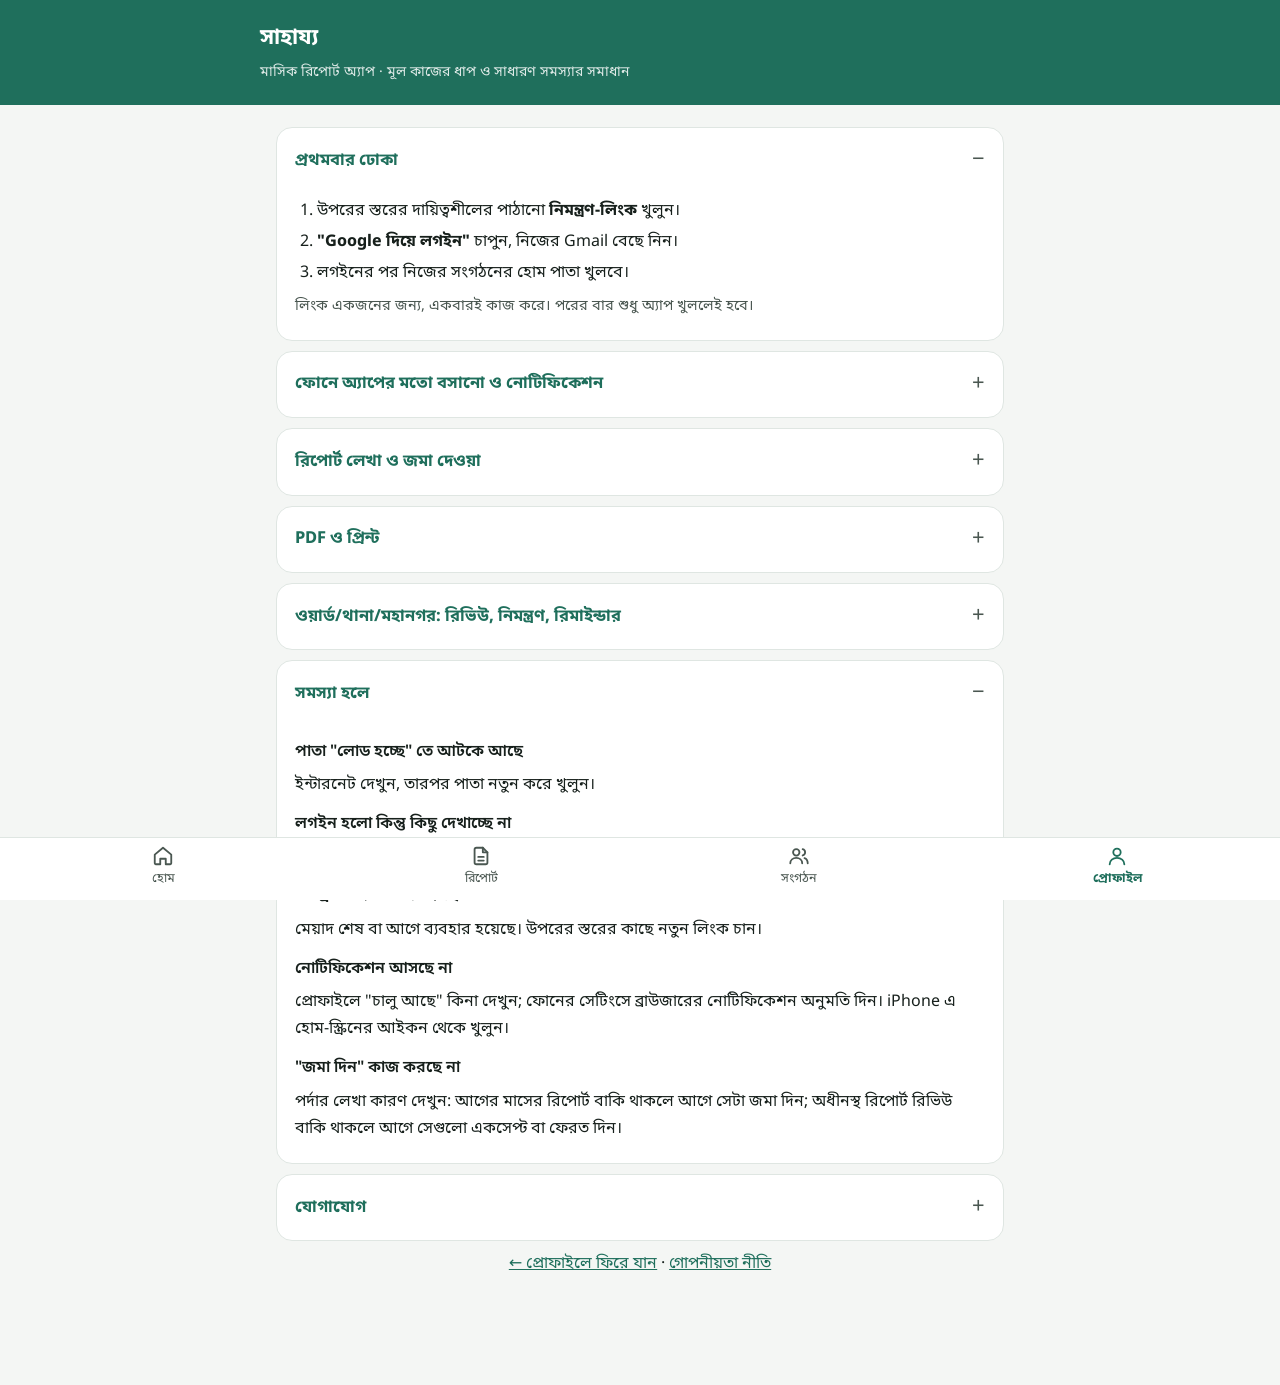
<file: help.html>
<!doctype html>
<html lang="bn">
<head>
<meta charset="utf-8">
<meta name="viewport" content="width=device-width, initial-scale=1">
<meta name="theme-color" content="#1f6f5c">
<title>সাহায্য · মাসিক রিপোর্ট</title>
<link rel="icon" href="icons/icon-192.png">
<link rel="manifest" href="manifest.webmanifest">
<link rel="preconnect" href="https://fonts.googleapis.com">
<link href="https://fonts.googleapis.com/css2?family=Noto+Sans+Bengali:wght@400;600;700&display=swap" rel="stylesheet">
<style>
:root{--bg:#f4f6f4;--card:#fff;--ink:#17201c;--mut:#4a5751;--pri:#1f6f5c;--line:#dfe6e2}
@media (prefers-color-scheme:dark){:root{--bg:#0f161c;--card:#17212a;--ink:#e8eef2;--mut:#9aa9b4;--pri:#4fbf9f;--line:#2a3843}}
*{box-sizing:border-box}
body{margin:0;background:var(--bg);color:var(--ink);font-family:"Noto Sans Bengali",system-ui,sans-serif;line-height:1.7;font-size:16px}
header{background:#1f6f5c;color:#fff;padding:20px 18px}
header .in,main{max-width:760px;margin:0 auto}
header h1{margin:0;font-size:22px}header p{margin:4px 0 0;opacity:.85;font-size:14px}
main{padding:12px 16px 110px}
details{background:var(--card);border:1px solid var(--line);border-radius:16px;margin:10px 0;overflow:hidden}
summary{cursor:pointer;list-style:none;padding:14px 18px;min-height:52px;font-weight:700;font-size:16.5px;color:var(--pri);display:flex;align-items:center;justify-content:space-between;gap:10px}
summary::-webkit-details-marker{display:none}
summary::after{content:"+";font-size:22px;font-weight:400;color:var(--mut)}
details[open] summary::after{content:"−"}
summary:focus-visible{outline:2px solid var(--pri);outline-offset:-3px;border-radius:16px}
.b{padding:0 18px 14px}
ol,ul{margin:4px 0 8px;padding-left:22px}li{margin:4px 0}
p{margin:6px 0}
.note{font-size:14.5px;color:var(--mut)}
.q{font-weight:600;margin-top:12px}
a{color:var(--pri)}
</style>
</head>
<body>
<header><div class="in">
  <h1>সাহায্য</h1>
  <p>মাসিক রিপোর্ট অ্যাপ · মূল কাজের ধাপ ও সাধারণ সমস্যার সমাধান</p>
</div></header>
<main>

<details open><summary>প্রথমবার ঢোকা</summary><div class="b">
  <ol>
    <li>উপরের স্তরের দায়িত্বশীলের পাঠানো <b>নিমন্ত্রণ-লিংক</b> খুলুন।</li>
    <li><b>"Google দিয়ে লগইন"</b> চাপুন, নিজের Gmail বেছে নিন।</li>
    <li>লগইনের পর নিজের সংগঠনের হোম পাতা খুলবে।</li>
  </ol>
  <p class="note">লিংক একজনের জন্য, একবারই কাজ করে। পরের বার শুধু অ্যাপ খুললেই হবে।</p>
</div></details>

<details><summary>ফোনে অ্যাপের মতো বসানো ও নোটিফিকেশন</summary><div class="b">
  <p><b>Android:</b> Chrome এ ⋮ → "Add to Home screen" → Add।</p>
  <p><b>iPhone:</b> Safari এর "শেয়ার" বোতাম → "Add to Home Screen" → Add। এরপর হোম-স্ক্রিনের আইকন থেকে খুলুন।</p>
  <p><b>নোটিফিকেশন:</b> প্রোফাইল → "নোটিফিকেশন চালু করুন" → Allow।</p>
</div></details>

<details><summary>রিপোর্ট লেখা ও জমা দেওয়া</summary><div class="b">
  <ol>
    <li>হোমে <b>"রিপোর্ট লিখুন"</b> চাপুন।</li>
    <li>বিভাগ (ট্যাব) ধরে সংখ্যা লিখুন; ধূসর ঘর অ্যাপ নিজে হিসাব করে।</li>
    <li>মাঝে মাঝে <b>"সংরক্ষণ"</b> চাপুন।</li>
    <li>শেষ হলে <b>"জমা দিন"</b> → নিশ্চিত করুন।</li>
  </ol>
  <p class="note">ফেরত এলে হোমে কারণ দেখাবে। ঠিক করে সংরক্ষণ করে আবার জমা দিন।</p>
</div></details>

<details><summary>PDF ও প্রিন্ট</summary><div class="b">
  <ol>
    <li>রিপোর্টে <b>"PDF"</b> চাপুন, নতুন ট্যাবে খুলবে।</li>
    <li><b>"প্রিন্ট / PDF হিসেবে সংরক্ষণ"</b> → "Save as PDF", কাগজ A4।</li>
  </ol>
</div></details>

<details><summary>ওয়ার্ড/থানা/মহানগর: রিভিউ, নিমন্ত্রণ, রিমাইন্ডার</summary><div class="b">
  <ul>
    <li><b>রিভিউ:</b> হোমের তালিকায় "রিভিউ বাকি" চাপুন → "একসেপ্ট", বা কারণ লিখে "ফেরত দিন"।</li>
    <li><b>নিমন্ত্রণ:</b> সংগঠন মেনু → সংগঠন বেছে নিন → "নিমন্ত্রণ" → WhatsApp এ পাঠান। নিজের ফোনে লিংক খুলবেন না।</li>
    <li><b>মনে করিয়ে দেওয়া:</b> হোমে "মনে করিয়ে দিন" (একই মাসে ৬ ঘণ্টায় একবার)। এছাড়া ৫ তারিখে ওয়ার্ডগুলো আর ১৫ তারিখে থানাগুলো নিজে থেকেই রিমাইন্ডার পায়।</li>
    <li><b>সমন্বিত রিপোর্ট:</b> রিপোর্ট মেনু থেকে যোগফল, পুরনো মাস ও ত্রৈমাসিক/বার্ষিক রিপোর্ট।</li>
  </ul>
</div></details>

<details open><summary>সমস্যা হলে</summary><div class="b">
  <p class="q">পাতা "লোড হচ্ছে" তে আটকে আছে</p>
  <p>ইন্টারনেট দেখুন, তারপর পাতা নতুন করে খুলুন।</p>
  <p class="q">লগইন হলো কিন্তু কিছু দেখাচ্ছে না</p>
  <p>ভুল Gmail হতে পারে। প্রোফাইল → লগআউট → যে Gmail এ নিমন্ত্রণ নিয়েছিলেন সেটা দিয়ে ঢুকুন।</p>
  <p class="q">নিমন্ত্রণ-লিংক কাজ করছে না</p>
  <p>মেয়াদ শেষ বা আগে ব্যবহার হয়েছে। উপরের স্তরের কাছে নতুন লিংক চান।</p>
  <p class="q">নোটিফিকেশন আসছে না</p>
  <p>প্রোফাইলে "চালু আছে" কিনা দেখুন; ফোনের সেটিংসে ব্রাউজারের নোটিফিকেশন অনুমতি দিন। iPhone এ হোম-স্ক্রিনের আইকন থেকে খুলুন।</p>
  <p class="q">"জমা দিন" কাজ করছে না</p>
  <p>পর্দার লেখা কারণ দেখুন: আগের মাসের রিপোর্ট বাকি থাকলে আগে সেটা জমা দিন; অধীনস্থ রিপোর্ট রিভিউ বাকি থাকলে আগে সেগুলো একসেপ্ট বা ফেরত দিন।</p>
</div></details>

<details><summary>যোগাযোগ</summary><div class="b">
  <p>আগে আপনার উপরের স্তরের দায়িত্বশীলকে জানান। সমাধান না হলে: <a href="mailto:report.ctgmohanagor@gmail.com">report.ctgmohanagor@gmail.com</a> (সমস্যার পর্দার একটা স্ক্রিনশট দিন)।</p>
</div></details>

<p style="text-align:center"><a href="index.html#profile">← প্রোফাইলে ফিরে যান</a> · <a href="privacy.html">গোপনীয়তা নীতি</a></p>
</main>
<script src="nav.js?v=17"></script>
<script>if (window.BJI_NAV) BJI_NAV.render('me');</script>
</body>
</html>
</file>
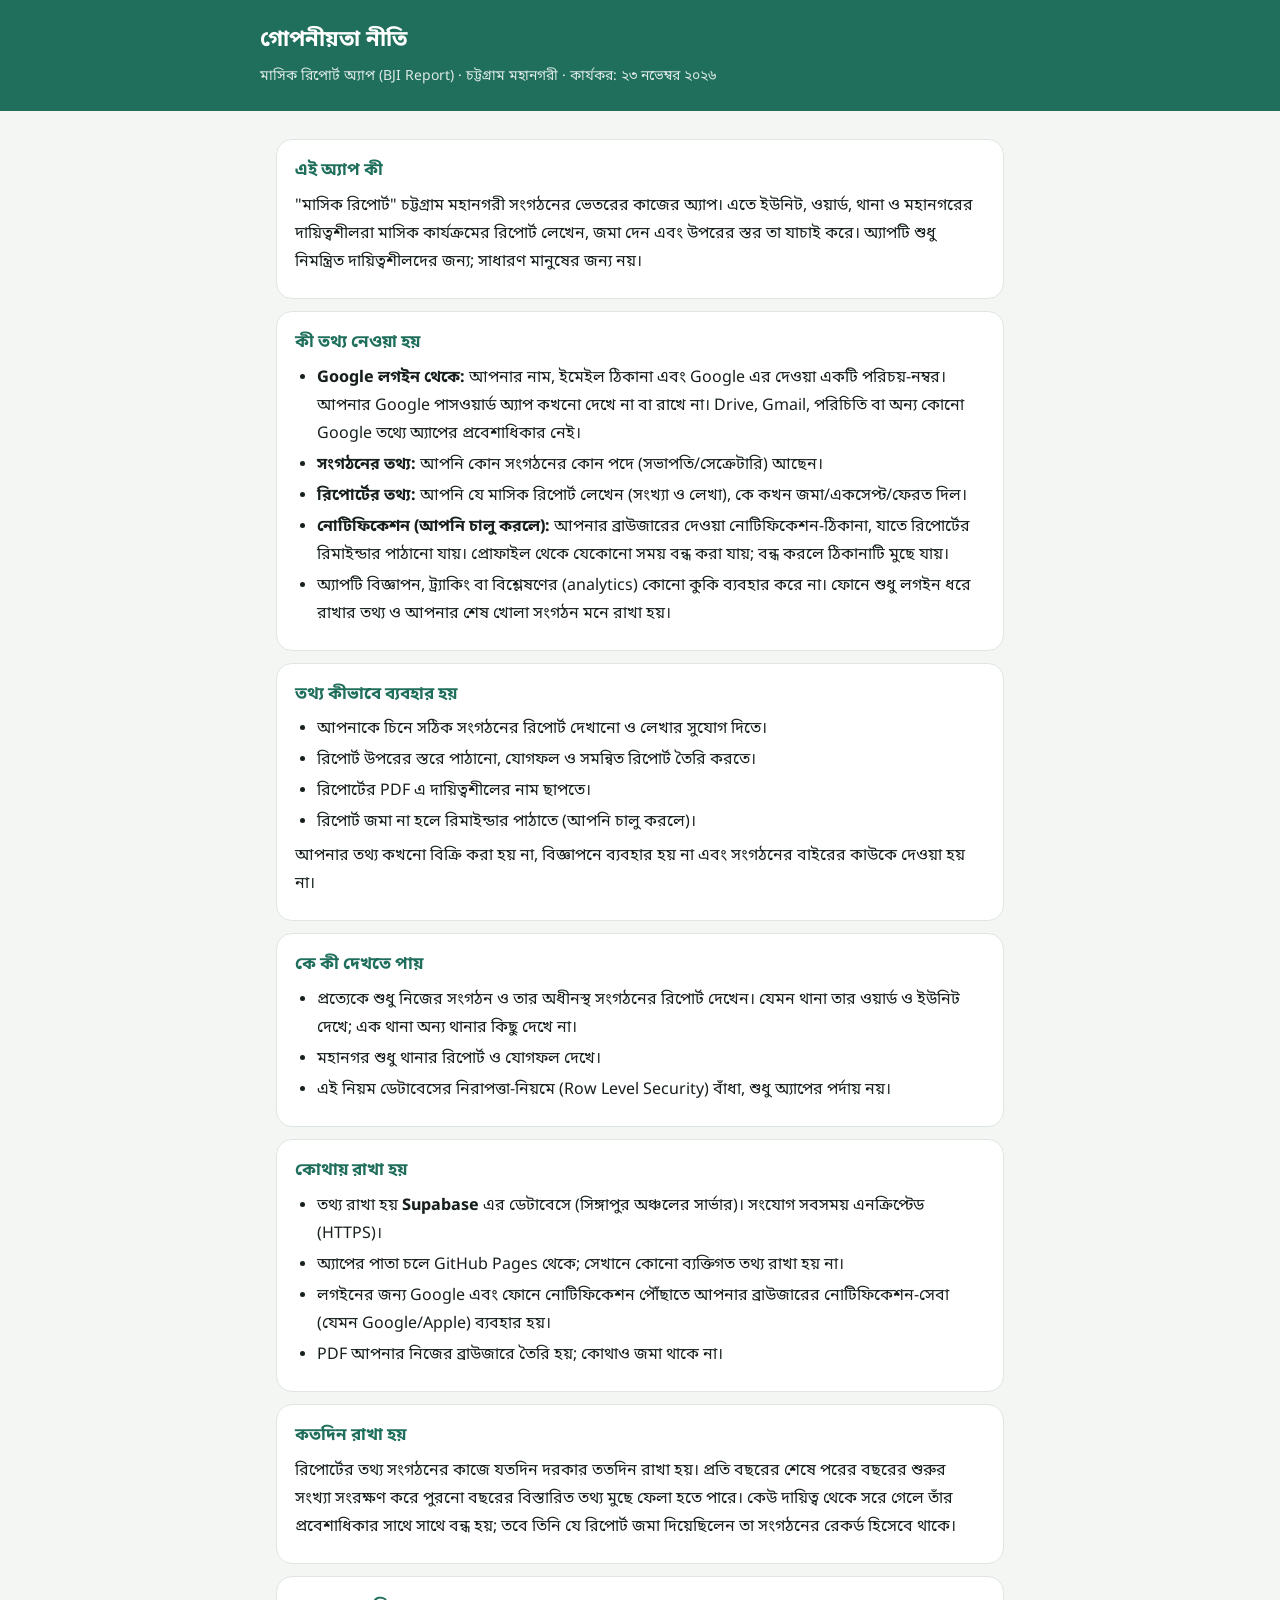
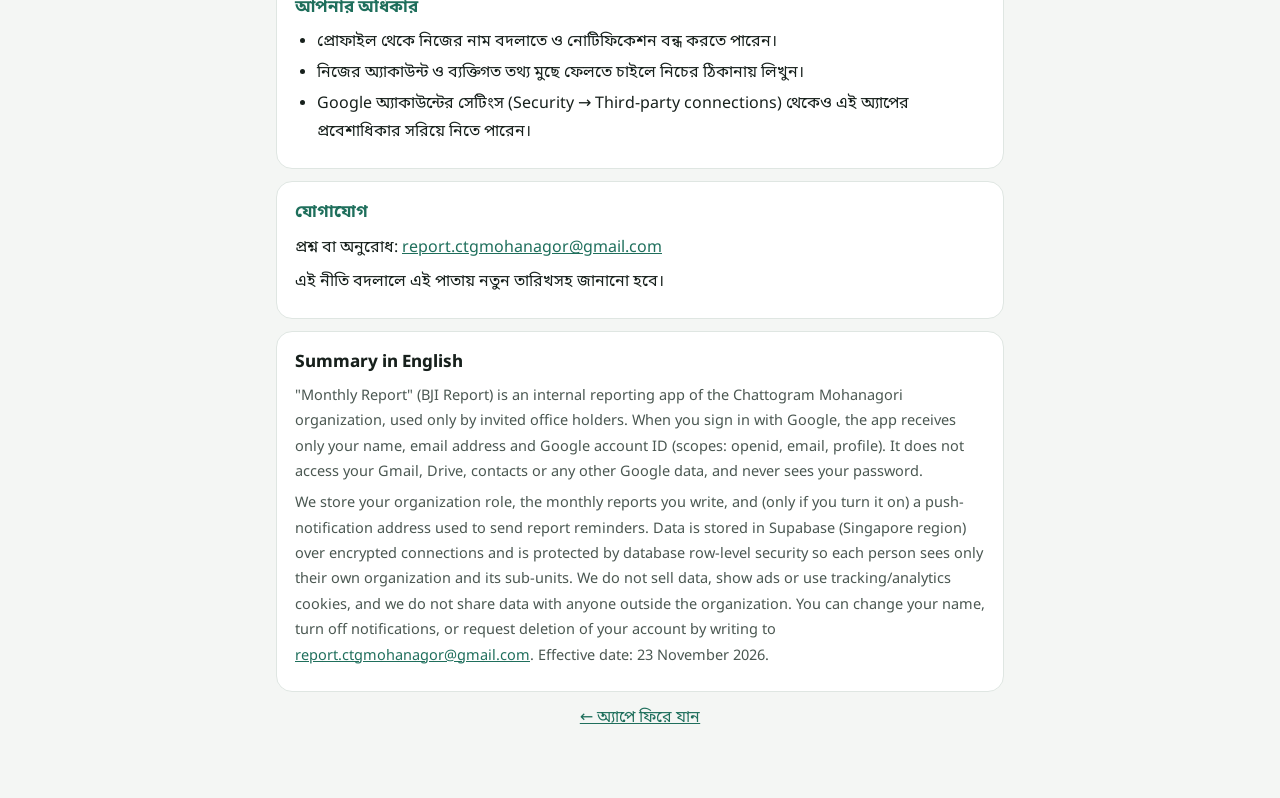
<file: privacy.html>
<!doctype html>
<html lang="bn">
<head>
<meta charset="utf-8">
<meta name="viewport" content="width=device-width, initial-scale=1">
<meta name="theme-color" content="#1f6f5c">
<title>গোপনীয়তা নীতি · মাসিক রিপোর্ট</title>
<link rel="icon" href="icons/icon-192.png">
<link rel="preconnect" href="https://fonts.googleapis.com">
<link href="https://fonts.googleapis.com/css2?family=Noto+Sans+Bengali:wght@400;600;700&display=swap" rel="stylesheet">
<style>
:root{--bg:#f4f6f4;--card:#fff;--ink:#17201c;--mut:#4a5751;--pri:#1f6f5c;--line:#dfe6e2}
@media (prefers-color-scheme:dark){:root{--bg:#0f161c;--card:#17212a;--ink:#e8eef2;--mut:#9aa9b4;--pri:#4fbf9f;--line:#2a3843}}
*{box-sizing:border-box}
body{margin:0;background:var(--bg);color:var(--ink);font-family:"Noto Sans Bengali",system-ui,sans-serif;line-height:1.75;font-size:16px}
header{background:#1f6f5c;color:#fff;padding:22px 18px}
header .in,main{max-width:760px;margin:0 auto}
header h1{margin:0;font-size:22px}header p{margin:4px 0 0;opacity:.85;font-size:14px}
main{padding:16px 16px 60px}
section{background:var(--card);border:1px solid var(--line);border-radius:16px;padding:16px 18px;margin:12px 0}
h2{font-size:17px;margin:0 0 6px;color:var(--pri)}
p{margin:6px 0}ul{margin:6px 0;padding-left:22px}li{margin:3px 0}
a{color:var(--pri)}
.en{font-size:14.5px;color:var(--mut)}
.en h2{color:var(--ink)}
</style>
</head>
<body>
<header><div class="in">
  <h1>গোপনীয়তা নীতি</h1>
  <p>মাসিক রিপোর্ট অ্যাপ (BJI Report) · চট্টগ্রাম মহানগরী · কার্যকর: ২৩ নভেম্বর ২০২৬</p>
</div></header>
<main>
  <section>
    <h2>এই অ্যাপ কী</h2>
    <p>"মাসিক রিপোর্ট" চট্টগ্রাম মহানগরী সংগঠনের ভেতরের কাজের অ্যাপ। এতে ইউনিট, ওয়ার্ড, থানা ও মহানগরের দায়িত্বশীলরা মাসিক কার্যক্রমের রিপোর্ট লেখেন, জমা দেন এবং উপরের স্তর তা যাচাই করে। অ্যাপটি শুধু নিমন্ত্রিত দায়িত্বশীলদের জন্য; সাধারণ মানুষের জন্য নয়।</p>
  </section>

  <section>
    <h2>কী তথ্য নেওয়া হয়</h2>
    <ul>
      <li><b>Google লগইন থেকে:</b> আপনার নাম, ইমেইল ঠিকানা এবং Google এর দেওয়া একটি পরিচয়-নম্বর। আপনার Google পাসওয়ার্ড অ্যাপ কখনো দেখে না বা রাখে না। Drive, Gmail, পরিচিতি বা অন্য কোনো Google তথ্যে অ্যাপের প্রবেশাধিকার নেই।</li>
      <li><b>সংগঠনের তথ্য:</b> আপনি কোন সংগঠনের কোন পদে (সভাপতি/সেক্রেটারি) আছেন।</li>
      <li><b>রিপোর্টের তথ্য:</b> আপনি যে মাসিক রিপোর্ট লেখেন (সংখ্যা ও লেখা), কে কখন জমা/একসেপ্ট/ফেরত দিল।</li>
      <li><b>নোটিফিকেশন (আপনি চালু করলে):</b> আপনার ব্রাউজারের দেওয়া নোটিফিকেশন-ঠিকানা, যাতে রিপোর্টের রিমাইন্ডার পাঠানো যায়। প্রোফাইল থেকে যেকোনো সময় বন্ধ করা যায়; বন্ধ করলে ঠিকানাটি মুছে যায়।</li>
      <li>অ্যাপটি বিজ্ঞাপন, ট্র্যাকিং বা বিশ্লেষণের (analytics) কোনো কুকি ব্যবহার করে না। ফোনে শুধু লগইন ধরে রাখার তথ্য ও আপনার শেষ খোলা সংগঠন মনে রাখা হয়।</li>
    </ul>
  </section>

  <section>
    <h2>তথ্য কীভাবে ব্যবহার হয়</h2>
    <ul>
      <li>আপনাকে চিনে সঠিক সংগঠনের রিপোর্ট দেখানো ও লেখার সুযোগ দিতে।</li>
      <li>রিপোর্ট উপরের স্তরে পাঠানো, যোগফল ও সমন্বিত রিপোর্ট তৈরি করতে।</li>
      <li>রিপোর্টের PDF এ দায়িত্বশীলের নাম ছাপতে।</li>
      <li>রিপোর্ট জমা না হলে রিমাইন্ডার পাঠাতে (আপনি চালু করলে)।</li>
    </ul>
    <p>আপনার তথ্য কখনো বিক্রি করা হয় না, বিজ্ঞাপনে ব্যবহার হয় না এবং সংগঠনের বাইরের কাউকে দেওয়া হয় না।</p>
  </section>

  <section>
    <h2>কে কী দেখতে পায়</h2>
    <ul>
      <li>প্রত্যেকে শুধু নিজের সংগঠন ও তার অধীনস্থ সংগঠনের রিপোর্ট দেখেন। যেমন থানা তার ওয়ার্ড ও ইউনিট দেখে; এক থানা অন্য থানার কিছু দেখে না।</li>
      <li>মহানগর শুধু থানার রিপোর্ট ও যোগফল দেখে।</li>
      <li>এই নিয়ম ডেটাবেসের নিরাপত্তা-নিয়মে (Row Level Security) বাঁধা, শুধু অ্যাপের পর্দায় নয়।</li>
    </ul>
  </section>

  <section>
    <h2>কোথায় রাখা হয়</h2>
    <ul>
      <li>তথ্য রাখা হয় <b>Supabase</b> এর ডেটাবেসে (সিঙ্গাপুর অঞ্চলের সার্ভার)। সংযোগ সবসময় এনক্রিপ্টেড (HTTPS)।</li>
      <li>অ্যাপের পাতা চলে GitHub Pages থেকে; সেখানে কোনো ব্যক্তিগত তথ্য রাখা হয় না।</li>
      <li>লগইনের জন্য Google এবং ফোনে নোটিফিকেশন পৌঁছাতে আপনার ব্রাউজারের নোটিফিকেশন-সেবা (যেমন Google/Apple) ব্যবহার হয়।</li>
      <li>PDF আপনার নিজের ব্রাউজারে তৈরি হয়; কোথাও জমা থাকে না।</li>
    </ul>
  </section>

  <section>
    <h2>কতদিন রাখা হয়</h2>
    <p>রিপোর্টের তথ্য সংগঠনের কাজে যতদিন দরকার ততদিন রাখা হয়। প্রতি বছরের শেষে পরের বছরের শুরুর সংখ্যা সংরক্ষণ করে পুরনো বছরের বিস্তারিত তথ্য মুছে ফেলা হতে পারে। কেউ দায়িত্ব থেকে সরে গেলে তাঁর প্রবেশাধিকার সাথে সাথে বন্ধ হয়; তবে তিনি যে রিপোর্ট জমা দিয়েছিলেন তা সংগঠনের রেকর্ড হিসেবে থাকে।</p>
  </section>

  <section>
    <h2>আপনার অধিকার</h2>
    <ul>
      <li>প্রোফাইল থেকে নিজের নাম বদলাতে ও নোটিফিকেশন বন্ধ করতে পারেন।</li>
      <li>নিজের অ্যাকাউন্ট ও ব্যক্তিগত তথ্য মুছে ফেলতে চাইলে নিচের ঠিকানায় লিখুন।</li>
      <li>Google অ্যাকাউন্টের সেটিংস (Security → Third-party connections) থেকেও এই অ্যাপের প্রবেশাধিকার সরিয়ে নিতে পারেন।</li>
    </ul>
  </section>

  <section>
    <h2>যোগাযোগ</h2>
    <p>প্রশ্ন বা অনুরোধ: <a href="mailto:report.ctgmohanagor@gmail.com">report.ctgmohanagor@gmail.com</a></p>
    <p>এই নীতি বদলালে এই পাতায় নতুন তারিখসহ জানানো হবে।</p>
  </section>

  <section class="en" lang="en">
    <h2>Summary in English</h2>
    <p>"Monthly Report" (BJI Report) is an internal reporting app of the Chattogram Mohanagori organization, used only by invited office holders. When you sign in with Google, the app receives only your name, email address and Google account ID (scopes: openid, email, profile). It does not access your Gmail, Drive, contacts or any other Google data, and never sees your password.</p>
    <p>We store your organization role, the monthly reports you write, and (only if you turn it on) a push-notification address used to send report reminders. Data is stored in Supabase (Singapore region) over encrypted connections and is protected by database row-level security so each person sees only their own organization and its sub-units. We do not sell data, show ads or use tracking/analytics cookies, and we do not share data with anyone outside the organization. You can change your name, turn off notifications, or request deletion of your account by writing to <a href="mailto:report.ctgmohanagor@gmail.com">report.ctgmohanagor@gmail.com</a>. Effective date: 23 November 2026.</p>
  </section>
  <p style="text-align:center"><a href="index.html">← অ্যাপে ফিরে যান</a></p>
</main>
</body>
</html>
</file>
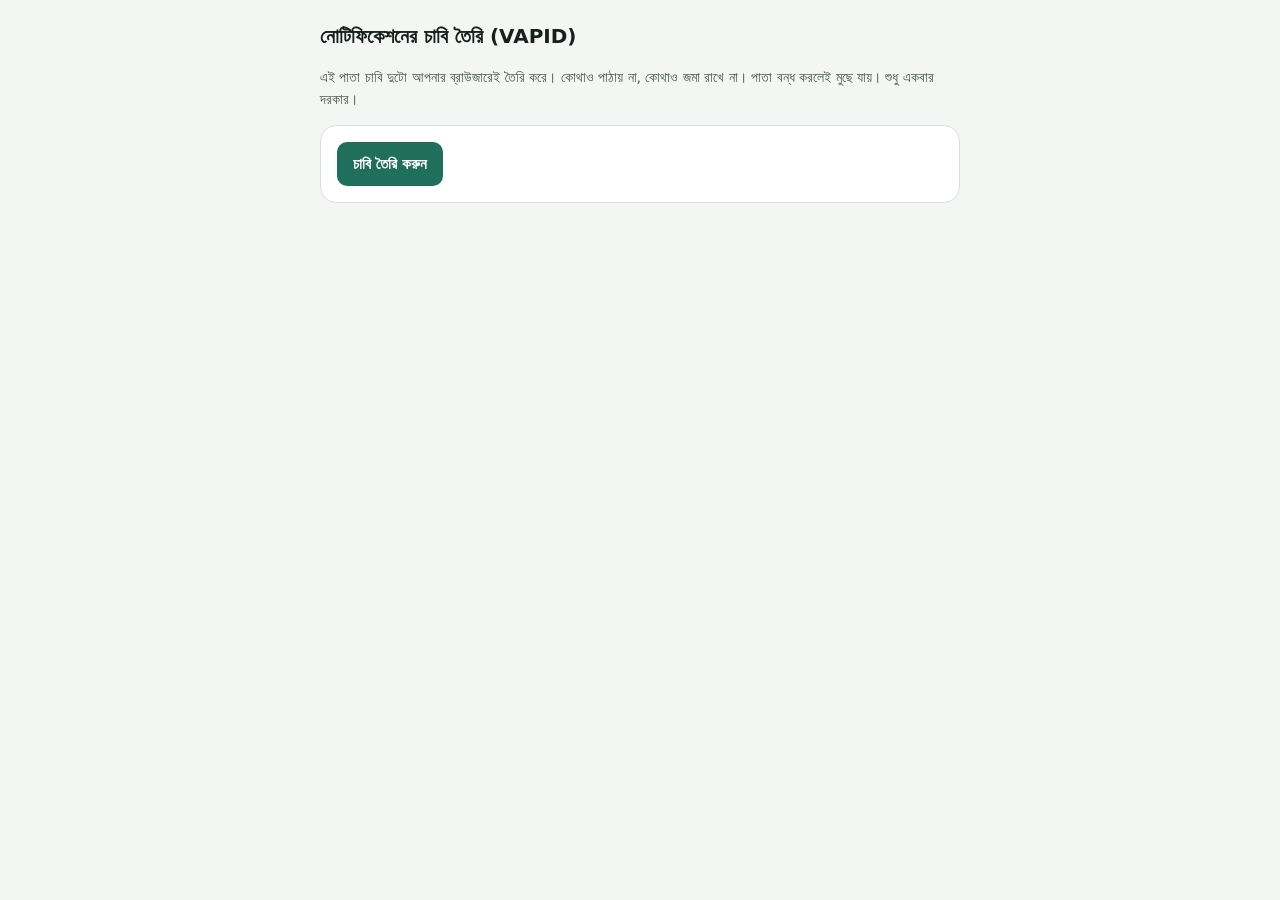
<file: tools/vapid.html>
<!doctype html>
<html lang="bn">
<head>
<meta charset="utf-8">
<meta name="viewport" content="width=device-width, initial-scale=1">
<title>নোটিফিকেশনের চাবি তৈরি</title>
<style>
:root{--bg:#f4f6f4;--card:#fff;--ink:#17201c;--mut:#4a5751;--pri:#1f6f5c;--line:#d9e0e5;--warn:#7a4b00;--warn-bg:#fff1d6}
@media (prefers-color-scheme:dark){:root{--bg:#0f161c;--card:#17212a;--ink:#e8eef2;--mut:#9aa9b4;--pri:#4fbf9f;--line:#2a3843;--warn:#f0c15a;--warn-bg:#3a2d10}}
body{margin:0;background:var(--bg);color:var(--ink);font-family:"Noto Sans Bengali",system-ui,sans-serif;line-height:1.6}
main{max-width:640px;margin:0 auto;padding:20px 16px 60px}
.card{background:var(--card);border:1px solid var(--line);border-radius:16px;padding:16px;margin:12px 0}
h1{font-size:20px;margin:0 0 6px}h2{font-size:16px;margin:0 0 6px}
button{font:inherit;font-size:15px;min-height:44px;padding:8px 16px;border-radius:10px;border:0;background:var(--pri);color:#fff;font-weight:600;cursor:pointer}
button.sec{background:transparent;color:var(--pri);border:1.5px solid var(--pri)}
textarea{width:100%;box-sizing:border-box;font:13px/1.5 ui-monospace,monospace;padding:10px;border:1px solid var(--line);border-radius:10px;background:var(--bg);color:var(--ink);min-height:70px;word-break:break-all}
.warn{background:var(--warn-bg);color:var(--warn);border-radius:10px;padding:10px 12px;font-size:14px}
.muted{color:var(--mut);font-size:14px}
[hidden]{display:none}
</style>
</head>
<body>
<main>
  <h1>নোটিফিকেশনের চাবি তৈরি (VAPID)</h1>
  <p class="muted">এই পাতা চাবি দুটো আপনার ব্রাউজারেই তৈরি করে। কোথাও পাঠায় না, কোথাও জমা রাখে না। পাতা বন্ধ করলেই মুছে যায়। শুধু একবার দরকার।</p>
  <div class="card">
    <button id="gen">চাবি তৈরি করুন</button>
    <p class="muted" id="err" hidden></p>
  </div>
  <div id="out" hidden>
    <div class="card">
      <h2>১. প্রকাশ্য চাবি (Public key)</h2>
      <p class="muted">এটা গোপন নয়। Supabase এ <b>VAPID_PUBLIC_KEY</b> নামে বসাবেন, আর Claude কে চ্যাটে পাঠাবেন।</p>
      <textarea id="pub" readonly></textarea>
      <button class="sec" data-copy="pub">কপি করুন</button>
    </div>
    <div class="card">
      <h2>২. গোপন চাবি (Private key)</h2>
      <div class="warn">এটা <b>গোপন</b>। শুধু Supabase এর Edge Function Secrets এ <b>VAPID_PRIVATE_KEY</b> নামে বসাবেন। চ্যাটে, WhatsApp এ বা কাউকে পাঠাবেন না।</div>
      <textarea id="prv" readonly style="margin-top:10px"></textarea>
      <button class="sec" data-copy="prv">কপি করুন</button>
    </div>
    <p class="muted">দুটো বসানো হয়ে গেলে পাতাটা বন্ধ করুন। আবার "চাবি তৈরি করুন" চাপলে নতুন জোড়া হবে; তখন আগেরটার বদলে দুটোই নতুন করে বসাতে হবে।</p>
  </div>
</main>
<script>
(function () {
  function b64u(buf) {
    var s = '', a = new Uint8Array(buf);
    for (var i = 0; i < a.length; i++) s += String.fromCharCode(a[i]);
    return btoa(s).replace(/\+/g, '-').replace(/\//g, '_').replace(/=+$/, '');
  }
  document.getElementById('gen').onclick = async function () {
    var err = document.getElementById('err');
    try {
      var kp = await crypto.subtle.generateKey({ name: 'ECDSA', namedCurve: 'P-256' }, true, ['sign', 'verify']);
      var raw = await crypto.subtle.exportKey('raw', kp.publicKey);
      var jwk = await crypto.subtle.exportKey('jwk', kp.privateKey);
      document.getElementById('pub').value = b64u(raw);
      document.getElementById('prv').value = jwk.d;
      document.getElementById('out').hidden = false;
      err.hidden = true;
    } catch (e) {
      err.textContent = 'এই ব্রাউজারে চাবি তৈরি করা গেল না। কম্পিউটারের Chrome এ খুলে চেষ্টা করুন।';
      err.hidden = false;
    }
  };
  [].forEach.call(document.querySelectorAll('[data-copy]'), function (b) {
    b.onclick = function () {
      var t = document.getElementById(b.getAttribute('data-copy'));
      t.select();
      (navigator.clipboard ? navigator.clipboard.writeText(t.value) : Promise.reject()).then(function () { b.textContent = 'কপি হয়েছে'; },
        function () { document.execCommand('copy'); b.textContent = 'কপি হয়েছে'; });
    };
  });
})();
</script>
</body>
</html>
</file>
